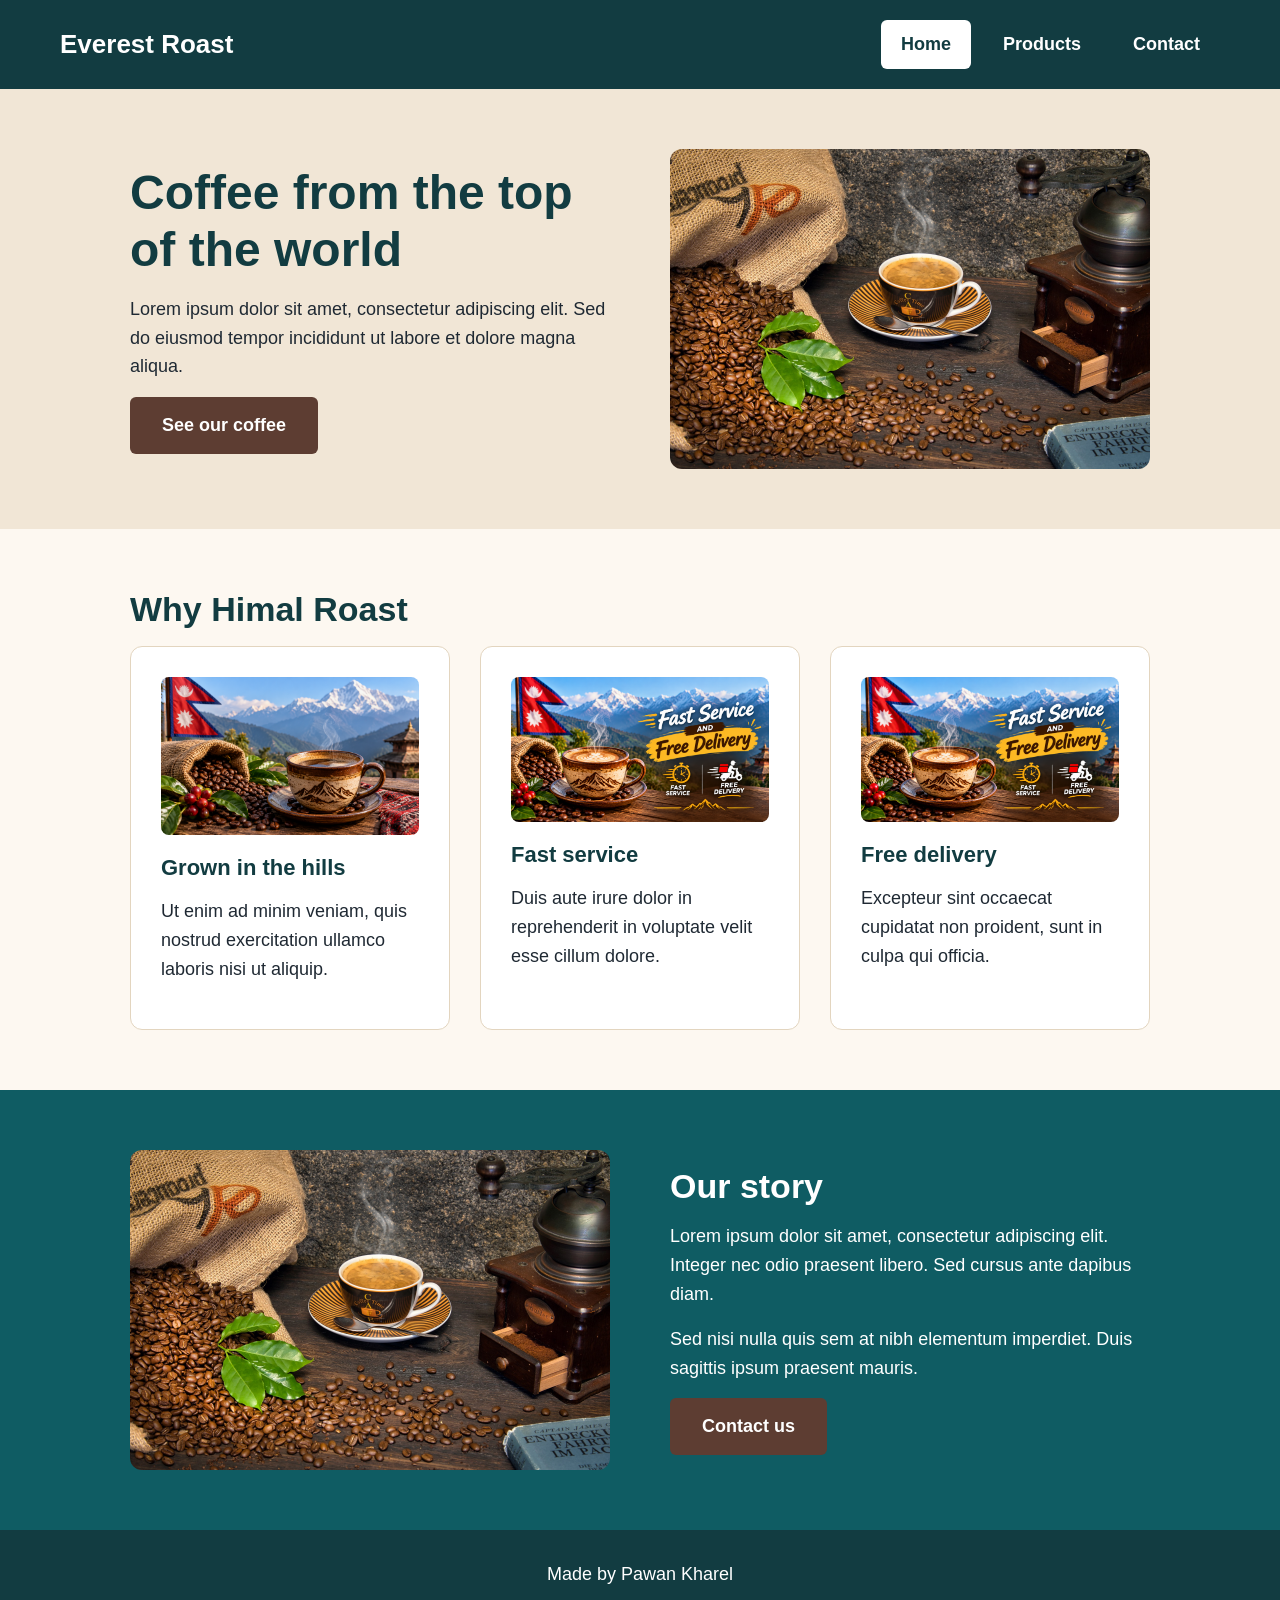
<file: index.html>
<!DOCTYPE html>
<html lang="en">
<head>
  <meta charset="UTF-8">
  <meta name="viewport" content="width=device-width, initial-scale=1">
  <meta name="description" content="Coffee from all way up the Himalayas.">
  <title>Everest Roast</title>
  <link rel="stylesheet" href="css/style.css">
</head>
<body>
  <header class="site-header">
    <a class="logo" href="index.html">Everest Roast</a>
    <nav class="site-nav" aria-label="Main">
      <ul>
        <li><a href="index.html" aria-current="page">Home</a></li>
        <li><a href="products.html">Products</a></li>
        <li><a href="contact.html">Contact</a></li>
      </ul>
    </nav>
  </header>

  <main>
    <section class="hero">
      <div class="container">
        <div class="hero-text">
          <h1>Coffee from the top of the world</h1>
          <p>Lorem ipsum dolor sit amet, consectetur adipiscing elit. Sed do eiusmod tempor incididunt ut labore et dolore magna aliqua.</p>
          <a class="button" href="products.html">See our coffee</a>
        </div>
        <div class="hero-image">
          <img src="img/coffee.png" width="800" height="560" alt="coffee logo">
        </div>
      </div>
    </section>

    <section>
      <div class="container">
        <h2>Why Himal Roast</h2>
        <div class="cards">
          <article class="card">
            <img src="img/ancpchour.png" width="360" height="220" alt="Ancpchour coffee">
            <h3>Grown in the hills</h3>
            <p>Ut enim ad minim veniam, quis nostrud exercitation ullamco laboris nisi ut aliquip.</p>
          </article>
          <article class="card">
            <img src="img/service.png" width="360" height="220" alt="a fast service">
            <h3>Fast service</h3>
            <p>Duis aute irure dolor in reprehenderit in voluptate velit esse cillum dolore.</p>
          </article>
          <article class="card">
            <img src="img/service.png" width="360" height="220" alt="A delivery">
            <h3>Free delivery</h3>
            <p>Excepteur sint occaecat cupidatat non proident, sunt in culpa qui officia.</p>
          </article>
        </div>
      </div>
    </section>

    <section class="band">
      <div class="container split">
        <div>
          <img src="img/coffee.png" width="700" height="500" alt="A bright room with several plants by a window">
        </div>
        <div>
          <h2>Our story</h2>
          <p>Lorem ipsum dolor sit amet, consectetur adipiscing elit. Integer nec odio praesent libero. Sed cursus ante dapibus diam.</p>
          <p>Sed nisi nulla quis sem at nibh elementum imperdiet. Duis sagittis ipsum praesent mauris.</p>
          <a class="button" href="contact.html">Contact us</a>
        </div>
      </div>
    </section>
  </main>

  <footer class="site-footer">
    <p>Made by Pawan Kharel</p>
  </footer>
</body>
</html>
</file>
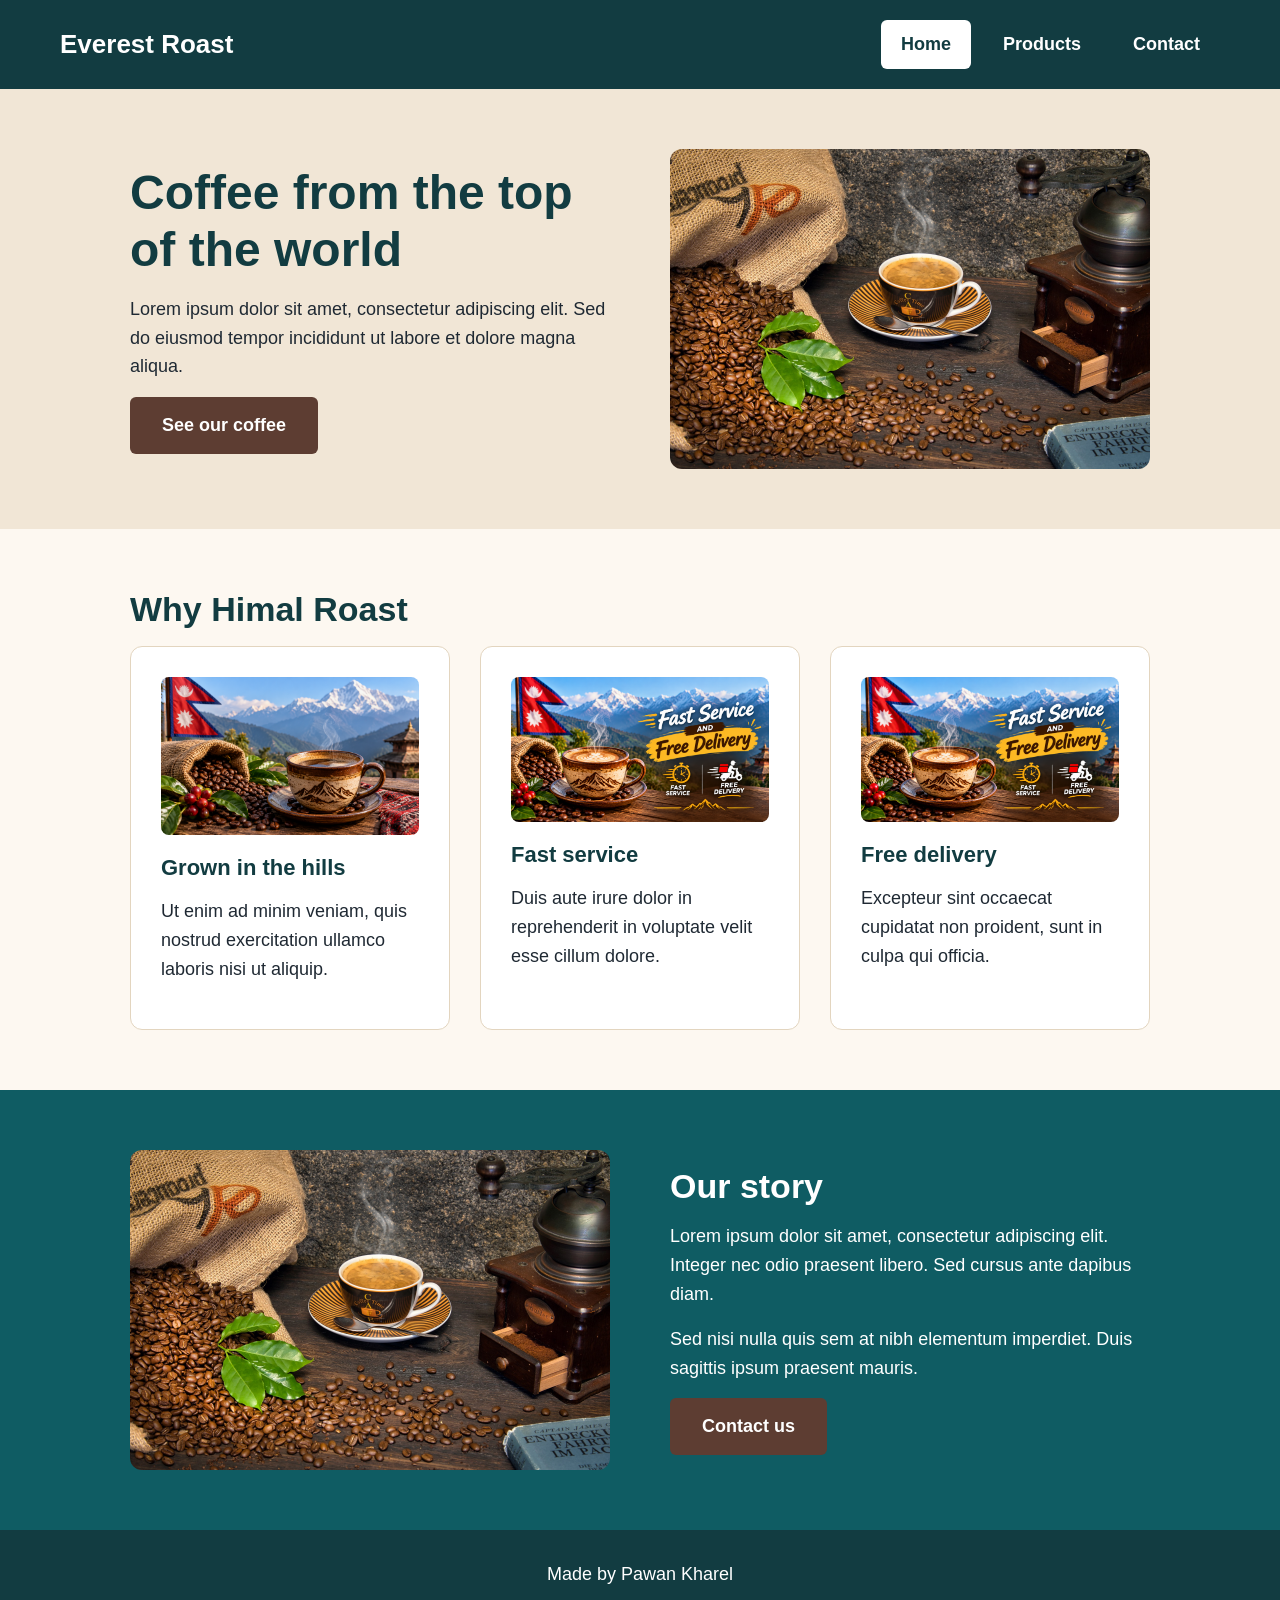
<file: Pages/index.html>
<!DOCTYPE html>
<html lang="en">
<head>
  <meta charset="UTF-8">
  <meta name="viewport" content="width=device-width, initial-scale=1">
  <meta name="description" content="Coffee from all way up the Himalayas.">
  <title>Everest Roast</title>
  <link rel="stylesheet" href="/css/style.css">
</head>
<body>
  <header class="site-header">
    <a class="logo" href="index.html">Everest Roast</a>
    <nav class="site-nav" aria-label="Main">
      <ul>
        <li><a href="index.html" aria-current="page">Home</a></li>
        <li><a href="products.html">Products</a></li>
        <li><a href="contact.html">Contact</a></li>
      </ul>
    </nav>
  </header>

  <main>
    <section class="hero">
      <div class="container">
        <div class="hero-text">
          <h1>Coffee from the top of the world</h1>
          <p>Lorem ipsum dolor sit amet, consectetur adipiscing elit. Sed do eiusmod tempor incididunt ut labore et dolore magna aliqua.</p>
          <a class="button" href="products.html">See our coffee</a>
        </div>
        <div class="hero-image">
          <img src="/img/coffee.png" width="800" height="560" alt="coffee logo">
        </div>
      </div>
    </section>

    <section>
      <div class="container">
        <h2>Why Himal Roast</h2>
        <div class="cards">
          <article class="card">
            <img src="/img/ancpchour.png" width="360" height="220" alt="Ancpchour coffee">
            <h3>Grown in the hills</h3>
            <p>Ut enim ad minim veniam, quis nostrud exercitation ullamco laboris nisi ut aliquip.</p>
          </article>
          <article class="card">
            <img src="/img/service.png" width="360" height="220" alt="a fast service">
            <h3>Fast service</h3>
            <p>Duis aute irure dolor in reprehenderit in voluptate velit esse cillum dolore.</p>
          </article>
          <article class="card">
            <img src="/img/service.png" width="360" height="220" alt="A delivery">
            <h3>Free delivery</h3>
            <p>Excepteur sint occaecat cupidatat non proident, sunt in culpa qui officia.</p>
          </article>
        </div>
      </div>
    </section>

    <section class="band">
      <div class="container split">
        <div>
          <img src="/img/coffee.png" width="700" height="500" alt="A bright room with several plants by a window">
        </div>
        <div>
          <h2>Our story</h2>
          <p>Lorem ipsum dolor sit amet, consectetur adipiscing elit. Integer nec odio praesent libero. Sed cursus ante dapibus diam.</p>
          <p>Sed nisi nulla quis sem at nibh elementum imperdiet. Duis sagittis ipsum praesent mauris.</p>
          <a class="button" href="contact.html">Contact us</a>
        </div>
      </div>
    </section>
  </main>

  <footer class="site-footer">
    <p>Made by Pawan Kharel</p>
  </footer>
</body>
</html>
</file>
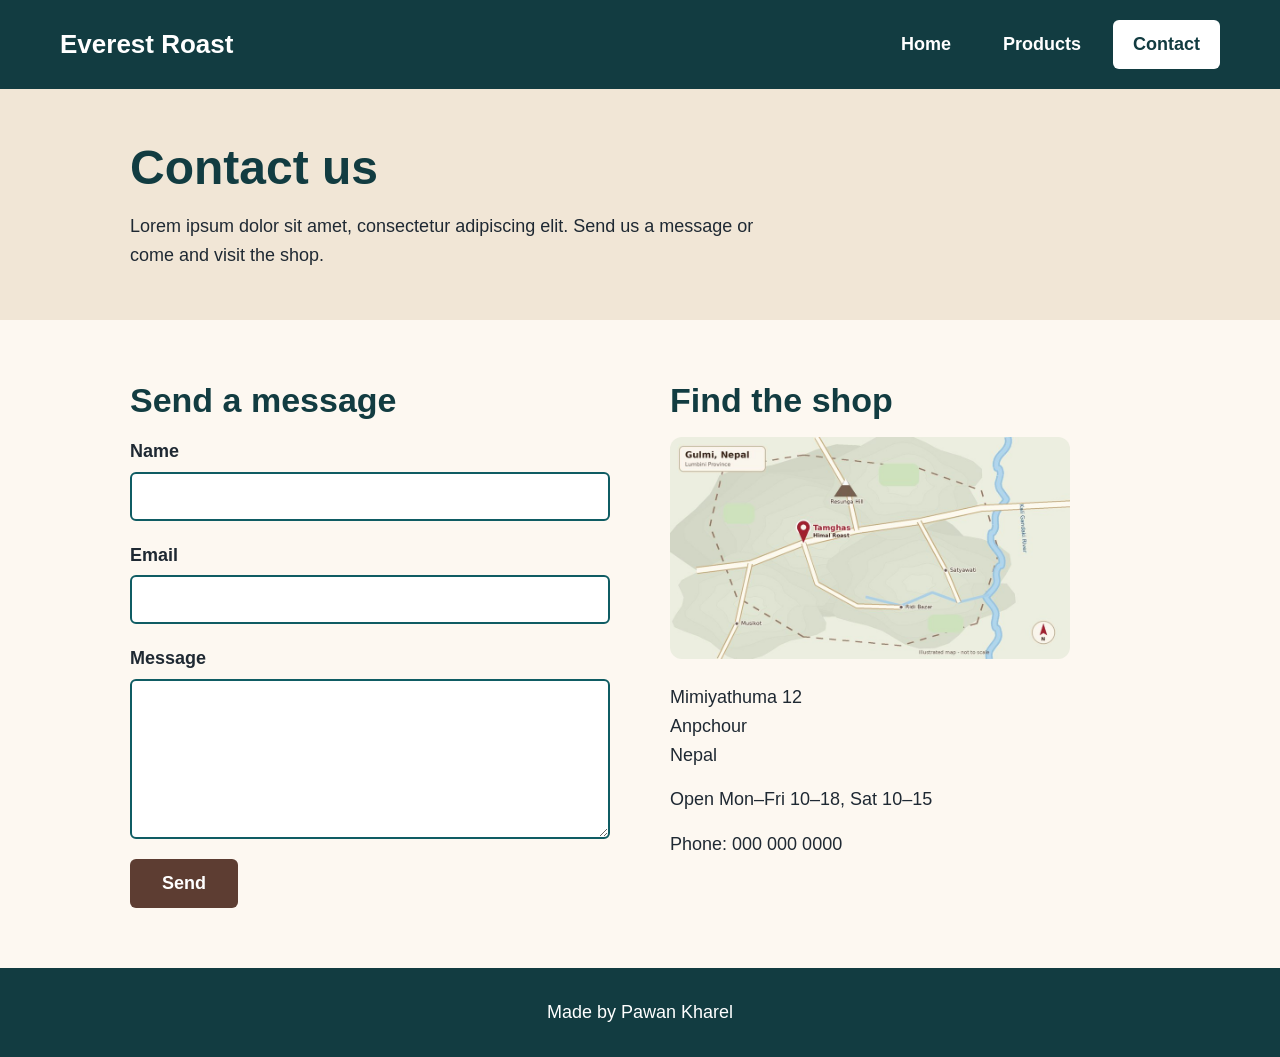
<file: contact.html>
<!DOCTYPE html>
<html lang="en">
<head>
  <meta charset="UTF-8">
  <meta name="viewport" content="width=device-width, initial-scale=1">
  <meta name="description" content="Coffee from all way up the Himalayas.">
  <title>Everest Roast</title>
  <link rel="stylesheet" href="css/style.css">
</head>
<body>
  <header class="site-header">
    <a class="logo" href="index.html">Everest Roast</a>
    <nav class="site-nav" aria-label="Main">
      <ul>
        <li><a href="index.html">Home</a></li>
        <li><a href="products.html">Products</a></li>
        <li><a href="contact.html" aria-current="page">Contact</a></li>
      </ul>
    </nav>
  </header>

  <main>
    <section class="page-title">
      <div class="container">
        <h1>Contact us</h1>
        <p>Lorem ipsum dolor sit amet, consectetur adipiscing elit. Send us a message or come and visit the shop.</p>
      </div>
    </section>

    <section>
      <div class="container contact-layout">
        <div class="contact-form">
          <h2>Send a message</h2>
          <form action="#" method="post">
            <label for="name">Name</label>
            <input type="text" id="name" name="name" autocomplete="name">

            <label for="email">Email</label>
            <input type="email" id="email" name="email" autocomplete="email">

            <label for="message">Message</label>
            <textarea id="message" name="message"></textarea>

            <button class="button" type="submit">Send</button>
          </form>
        </div>

        <div class="contact-info">
          <h2>Find the shop</h2>
          <img src="img/location.png" width="400" height="420" alt="Map showing the shop location">
          <p>Mimiyathuma  12<br> Anpchour<br>Nepal</p>
          <p>Open Mon–Fri 10–18, Sat 10–15</p>
          <p>Phone: 000 000 0000</p>
        </div>
      </div>
    </section>
  </main>

  <footer class="site-footer">
    <p>Made by Pawan Kharel</p>
  </footer>
</body>
</html>
</file>
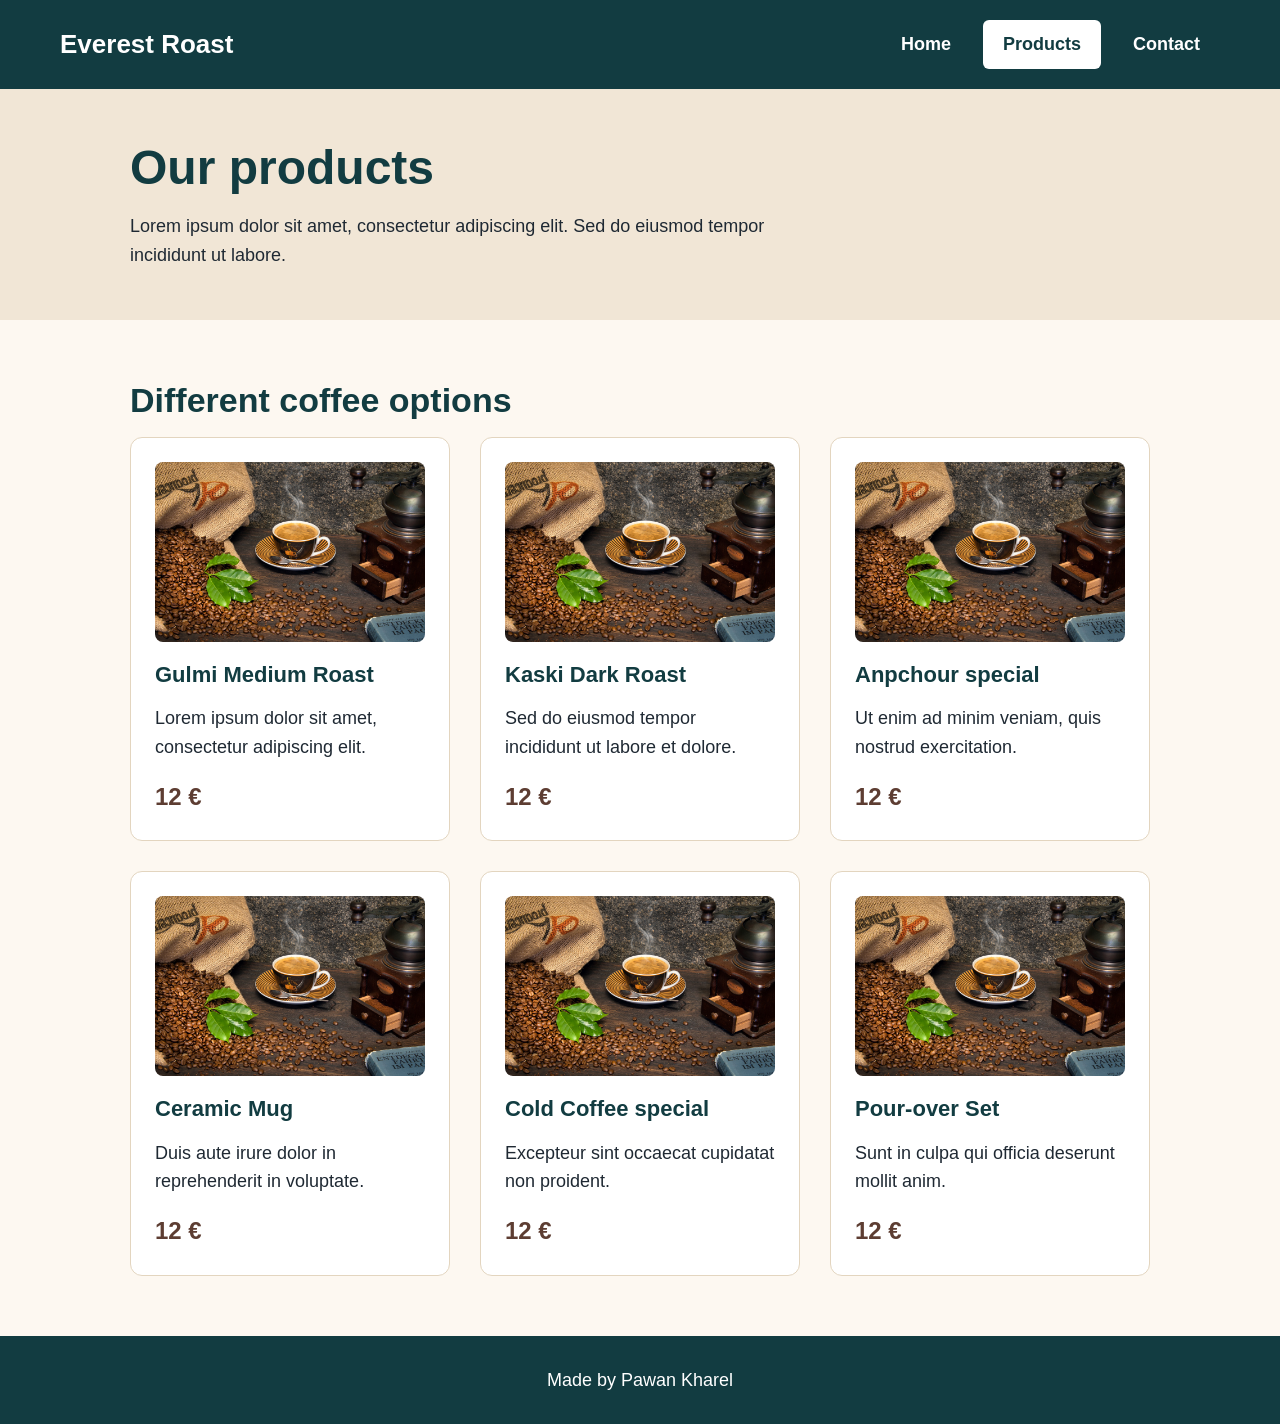
<file: products.html>
<!DOCTYPE html>
<html lang="en">
<head>
  <meta charset="UTF-8">
  <meta name="viewport" content="width=device-width, initial-scale=1">
  <meta name="description" content="Coffee from all way up the Himalayas.">
  <title>Everest Roast</title>
  <link rel="stylesheet" href="css/style.css">
</head>
<body>
  <header class="site-header">
    <a class="logo" href="index.html">Everest Roast</a>
    <nav class="site-nav" aria-label="Main">
      <ul>
        <li><a href="index.html">Home</a></li>
        <li><a href="products.html" aria-current="page">Products</a></li>
        <li><a href="contact.html">Contact</a></li>
      </ul>
    </nav>
  </header>

  <main>
    <section class="page-title">
      <div class="container">
        <h1>Our products</h1>
        <p>Lorem ipsum dolor sit amet, consectetur adipiscing elit. Sed do eiusmod tempor incididunt ut labore.</p>
      </div>
    </section>

    <section>
      <div class="container">
        <h2>Different coffee options</h2>
        <div class="product-grid">
          <article class="product">
            <img src="img/coffee.png" width="400" height="300" alt="Coffee">
            <h3>Gulmi Medium Roast</h3>
            <p>Lorem ipsum dolor sit amet, consectetur adipiscing elit.</p>
            <span class="price">12 €</span>
          </article>
          <article class="product">
            <img src="img/coffee.png" width="400" height="300" alt="Coffee">
            <h3>Kaski Dark Roast</h3>
            <p>Sed do eiusmod tempor incididunt ut labore et dolore.</p>
            <span class="price">12 €</span>
          </article>
          <article class="product">
            <img src="img/coffee.png" width="400" height="300" alt="coffee">
            <h3>Anpchour special</h3>
            <p>Ut enim ad minim veniam, quis nostrud exercitation.</p>
            <span class="price">12 €</span>
          </article>
          <article class="product">
            <img src="img/coffee.png" width="400" height="300" alt="Coffee">
            <h3>Ceramic Mug</h3>
            <p>Duis aute irure dolor in reprehenderit in voluptate.</p>
            <span class="price">12 €</span>
          </article>
          <article class="product">
            <img src="img/coffee.png" width="400" height="300" alt="Coffee">
            <h3>Cold Coffee special</h3>
            <p>Excepteur sint occaecat cupidatat non proident.</p>
            <span class="price">12 €</span>
          </article>
          <article class="product">
            <img src="img/coffee.png" width="400" height="300" alt="Leafy">
            <h3>Pour-over Set</h3>
            <p>Sunt in culpa qui officia deserunt mollit anim.</p>
            <span class="price">12 €</span>
          </article>
        </div>
      </div>
    </section>
  </main>

  <footer class="site-footer">
    <p>Made by Pawan Kharel</p>
  </footer>
</body>
</html>
</file>
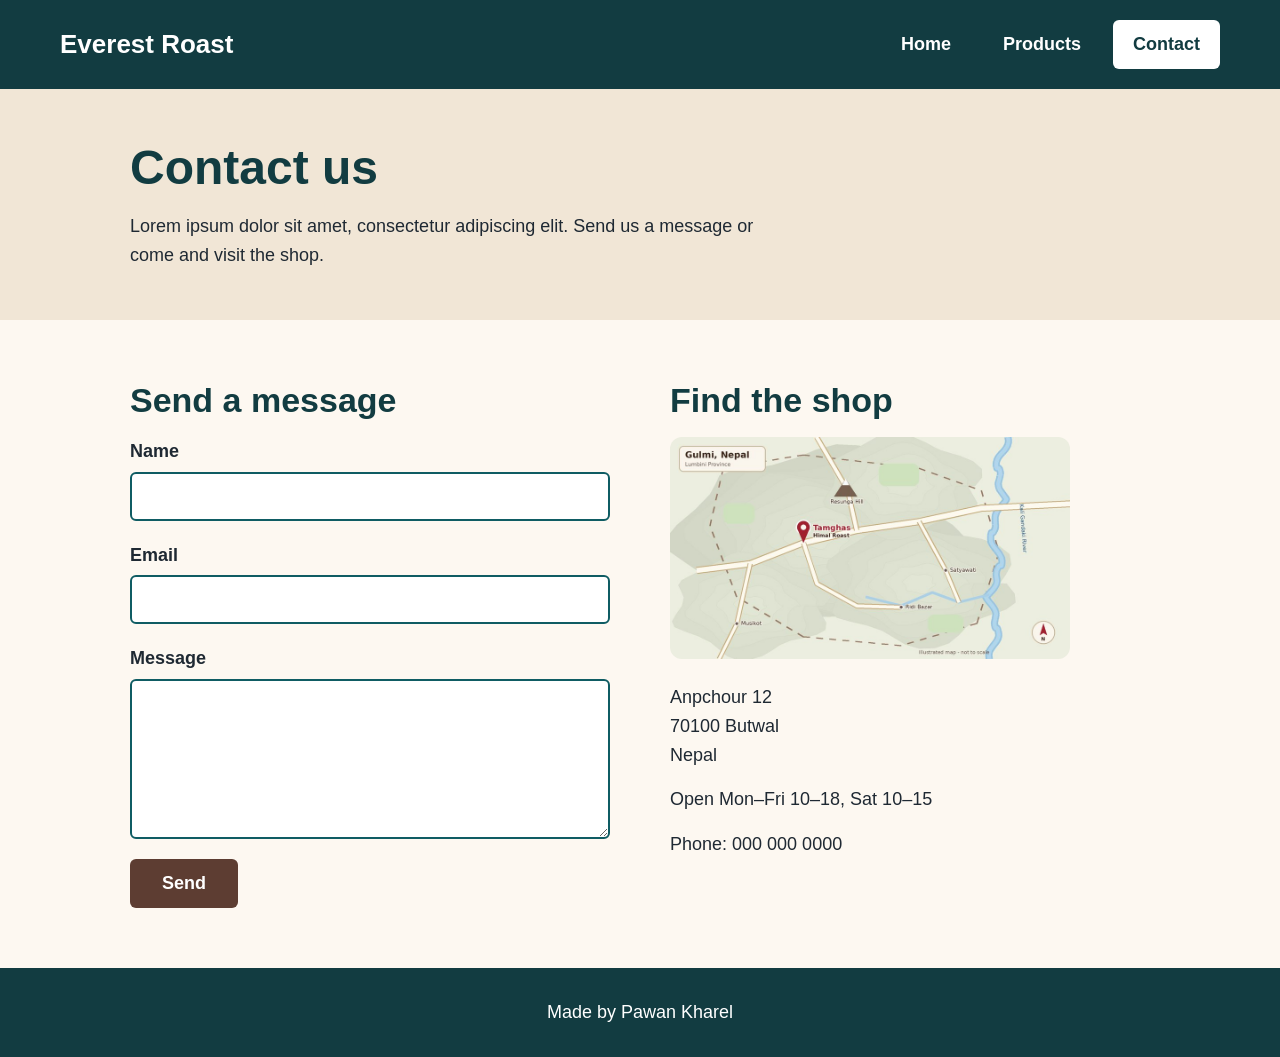
<file: Pages/contact.html>
<!DOCTYPE html>
<html lang="en">
<head>
  <meta charset="UTF-8">
  <meta name="viewport" content="width=device-width, initial-scale=1">
  <meta name="description" content="Coffee from all way up the Himalayas.">
  <title>Everest Roast</title>
  <link rel="stylesheet" href="/css/style.css">
</head>
<body>
  <header class="site-header">
    <a class="logo" href="index.html">Everest Roast</a>
    <nav class="site-nav" aria-label="Main">
      <ul>
        <li><a href="index.html">Home</a></li>
        <li><a href="products.html">Products</a></li>
        <li><a href="contact.html" aria-current="page">Contact</a></li>
      </ul>
    </nav>
  </header>

  <main>
    <section class="page-title">
      <div class="container">
        <h1>Contact us</h1>
        <p>Lorem ipsum dolor sit amet, consectetur adipiscing elit. Send us a message or come and visit the shop.</p>
      </div>
    </section>

    <section>
      <div class="container contact-layout">
        <div class="contact-form">
          <h2>Send a message</h2>
          <form action="#" method="post">
            <label for="name">Name</label>
            <input type="text" id="name" name="name" autocomplete="name">

            <label for="email">Email</label>
            <input type="email" id="email" name="email" autocomplete="email">

            <label for="message">Message</label>
            <textarea id="message" name="message"></textarea>

            <button class="button" type="submit">Send</button>
          </form>
        </div>

        <div class="contact-info">
          <h2>Find the shop</h2>
          <img src="/img/location.png" width="400" height="420" alt="Map showing the shop location">
          <p>Anpchour 12<br>70100 Butwal<br>Nepal</p>
          <p>Open Mon–Fri 10–18, Sat 10–15</p>
          <p>Phone: 000 000 0000</p>
        </div>
      </div>
    </section>
  </main>

  <footer class="site-footer">
    <p>Made by Pawan Kharel</p>
  </footer>
</body>
</html>
</file>
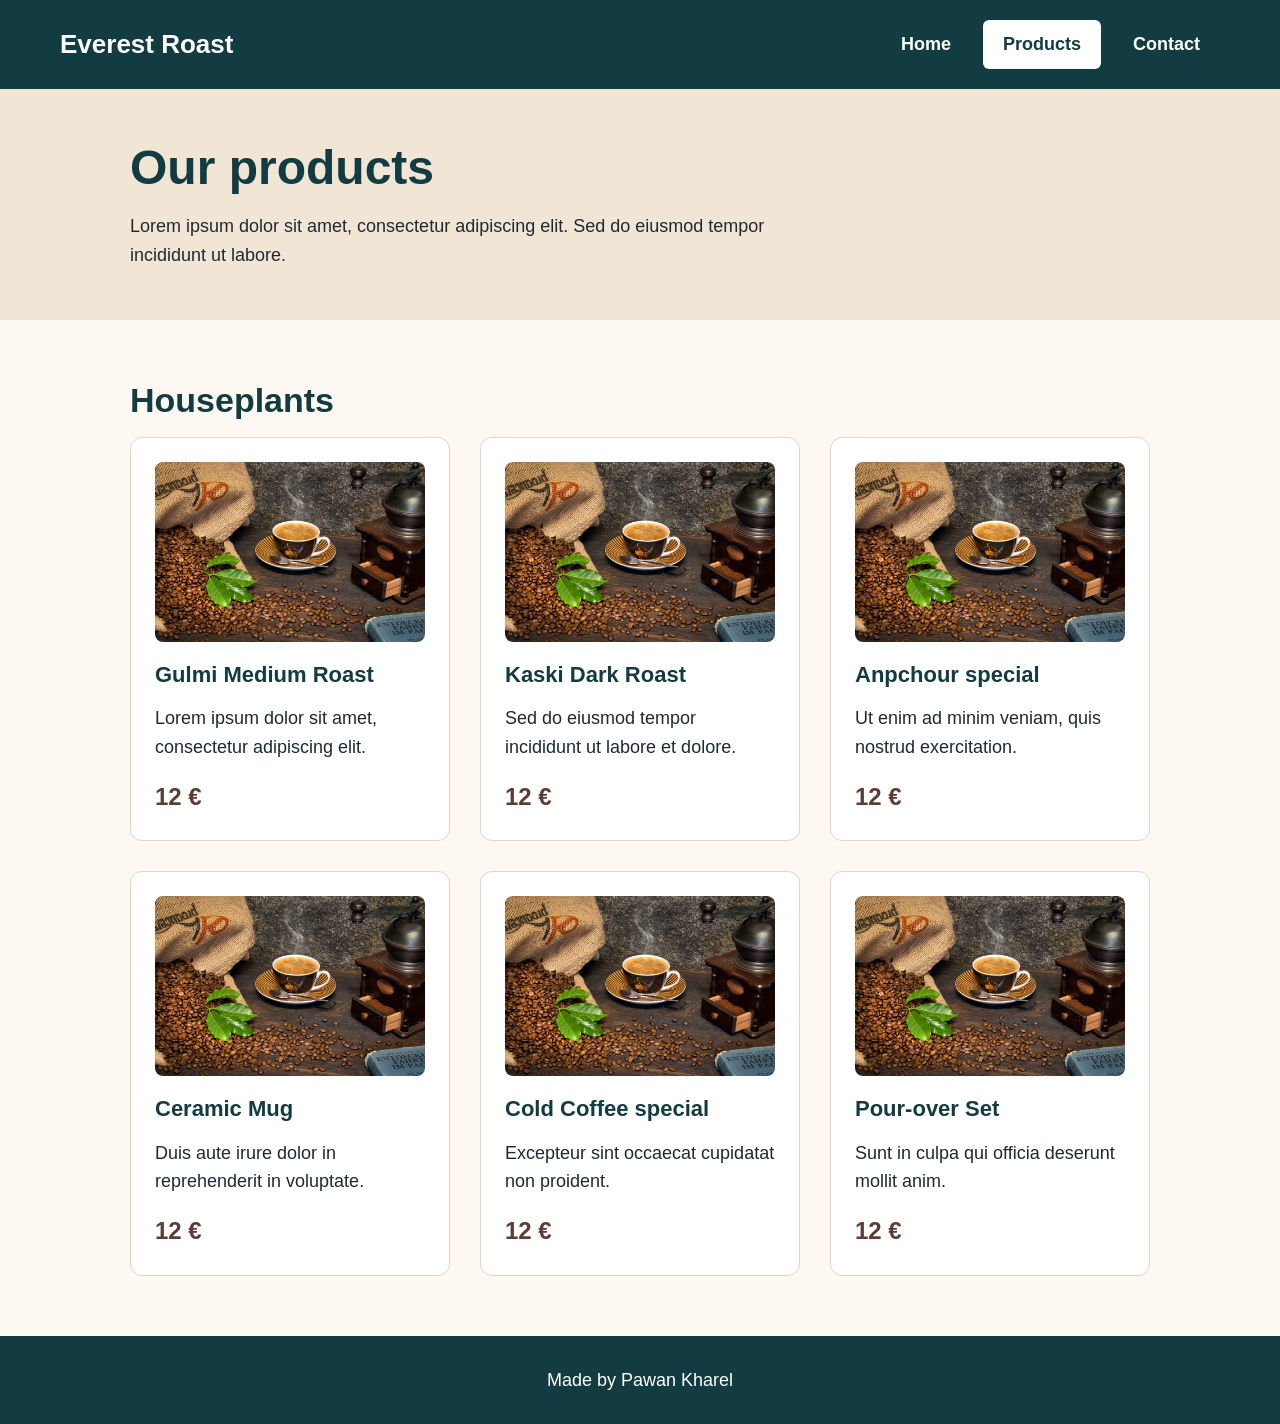
<file: Pages/products.html>
<!DOCTYPE html>
<html lang="en">
<head>
  <meta charset="UTF-8">
  <meta name="viewport" content="width=device-width, initial-scale=1">
  <meta name="description" content="Coffee from all way up the Himalayas.">
  <title>Everest Roast</title>
  <link rel="stylesheet" href="/css/style.css">
</head>
<body>
  <header class="site-header">
    <a class="logo" href="index.html">Everest Roast</a>
    <nav class="site-nav" aria-label="Main">
      <ul>
        <li><a href="index.html">Home</a></li>
        <li><a href="products.html" aria-current="page">Products</a></li>
        <li><a href="contact.html">Contact</a></li>
      </ul>
    </nav>
  </header>

  <main>
    <section class="page-title">
      <div class="container">
        <h1>Our products</h1>
        <p>Lorem ipsum dolor sit amet, consectetur adipiscing elit. Sed do eiusmod tempor incididunt ut labore.</p>
      </div>
    </section>

    <section>
      <div class="container">
        <h2>Houseplants</h2>
        <div class="product-grid">
          <article class="product">
            <img src="/img/coffee.png" width="400" height="300" alt="Coffee">
            <h3>Gulmi Medium Roast</h3>
            <p>Lorem ipsum dolor sit amet, consectetur adipiscing elit.</p>
            <span class="price">12 €</span>
          </article>
          <article class="product">
            <img src="/img/coffee.png" width="400" height="300" alt="Coffee">
            <h3>Kaski Dark Roast</h3>
            <p>Sed do eiusmod tempor incididunt ut labore et dolore.</p>
            <span class="price">12 €</span>
          </article>
          <article class="product">
            <img src="/img/coffee.png" width="400" height="300" alt="coffee">
            <h3>Anpchour special</h3>
            <p>Ut enim ad minim veniam, quis nostrud exercitation.</p>
            <span class="price">12 €</span>
          </article>
          <article class="product">
            <img src="/img/coffee.png" width="400" height="300" alt="Coffee">
            <h3>Ceramic Mug</h3>
            <p>Duis aute irure dolor in reprehenderit in voluptate.</p>
            <span class="price">12 €</span>
          </article>
          <article class="product">
            <img src="/img/coffee.png" width="400" height="300" alt="Coffee">
            <h3>Cold Coffee special</h3>
            <p>Excepteur sint occaecat cupidatat non proident.</p>
            <span class="price">12 €</span>
          </article>
          <article class="product">
            <img src="/img/coffee.png" width="400" height="300" alt="Leafy">
            <h3>Pour-over Set</h3>
            <p>Sunt in culpa qui officia deserunt mollit anim.</p>
            <span class="price">12 €</span>
          </article>
        </div>
      </div>
    </section>
  </main>

  <footer class="site-footer">
    <p>Made by Pawan Kharel</p>
  </footer>
</body>
</html>
</file>
<file: css/style.css>
:root {
  --cream: #fdf8f1;
  --sand: #f1e6d6;
  --ink: #1f2933;
  --teal: #0f5c63;
  --teal-dark: #123c41;
  --clay: #5d3d32;
  --white: #ffffff;
}

* {
  box-sizing: border-box;
}

body {
  margin: 0;
  font-family: "Nunito Sans", Arial, sans-serif;
  font-size: 18px;
  line-height: 1.6;
  color: var(--ink);
  background-color: var(--cream);
}

h1,
h2,
h3 {
  line-height: 1.2;
  margin: 0 0 16px;
  color: var(--teal-dark);
}

h1 {
  font-size: 48px;
}

h2 {
  font-size: 34px;
}

h3 {
  font-size: 22px;
}

p {
  margin: 0 0 16px;
}

a {
  color: var(--teal);
}

img {
  display: block;
  max-width: 100%;
  height: auto;
}

/* Header and navigation */
.site-header {
  background-color: var(--teal-dark);
  padding: 20px 60px;
  display: flex;
  justify-content: space-between;
  align-items: center;
}

.logo {
  display: flex;
  align-items: center;
  gap: 12px;
  color: var(--white);
  font-size: 26px;
  font-weight: 700;
  text-decoration: none;
}

.site-nav ul {
  list-style: none;
  margin: 0;
  padding: 0;
  display: flex;
  gap: 12px;
}

.site-nav a {
  display: block;
  padding: 10px 20px;
  border-radius: 6px;
  color: var(--white);
  text-decoration: none;
  font-weight: 700;
}

.site-nav a:hover,
.site-nav a[aria-current="page"] {
  background-color: var(--white);
  color: var(--teal-dark);
}

/* Layout helpers */
.container {
  max-width: 1100px;
  margin: 0 auto;
  padding: 60px 40px;
}

.button {
  display: inline-block;
  padding: 14px 32px;
  border: 0;
  border-radius: 6px;
  background-color: var(--clay);
  color: var(--white);
  font-family: inherit;
  font-size: 18px;
  font-weight: 700;
  text-decoration: none;
  cursor: pointer;
}

.button:hover {
  background-color: var(--teal-dark);
}

/* Hero */
.hero {
  background-color: var(--sand);
}

.hero .container {
  display: flex;
  align-items: center;
  gap: 60px;
}

.hero-text {
  flex: 1;
}

.hero-image {
  flex: 1;
}

.hero-image img {
  border-radius: 12px;
}

/* Feature cards */
.cards {
  display: grid;
  grid-template-columns: repeat(3, 1fr);
  gap: 30px;
}

.card {
  background-color: var(--white);
  border: 1px solid #e3d5bf;
  border-radius: 12px;
  padding: 30px;
}

.card img {
  margin-bottom: 20px;
  border-radius: 8px;
}

/* About split */
.split {
  display: flex;
  align-items: center;
  gap: 60px;
}

.split > div {
  flex: 1;
}

.split img {
  border-radius: 12px;
}

.band {
  background-color: var(--teal);
  color: var(--white);
}

.band h2 {
  color: var(--white);
}

.band a {
  color: var(--white);
}

/* Products */
.page-title {
  background-color: var(--sand);
}

.page-title .container {
  padding-top: 50px;
  padding-bottom: 50px;
}

.page-title p {
  margin-bottom: 0;
  max-width: 640px;
}

.product-grid {
  display: grid;
  grid-template-columns: repeat(3, 1fr);
  gap: 30px;
}

.product {
  background-color: var(--white);
  border: 1px solid #e3d5bf;
  border-radius: 12px;
  padding: 24px;
  display: flex;
  flex-direction: column;
}

.product img {
  margin-bottom: 20px;
  border-radius: 8px;
}

.price {
  margin-top: auto;
  font-size: 24px;
  font-weight: 700;
  color: var(--clay);
  display: block;
}

/* Contact */
.contact-layout {
  display: flex;
  gap: 60px;
}

.contact-form {
  flex: 1;
}

.contact-info {
  flex: 1;
}

.contact-info img {
  margin-bottom: 24px;
  border-radius: 12px;
}

label {
  display: block;
  margin-bottom: 6px;
  font-weight: 700;
}

input,
textarea {
  display: block;
  width: 100%;
  margin-bottom: 20px;
  padding: 12px 14px;
  border: 2px solid var(--teal);
  border-radius: 6px;
  background-color: var(--white);
  color: var(--ink);
  font-family: inherit;
  font-size: 18px;
}

textarea {
  min-height: 160px;
  resize: vertical;
}

/* Footer */
.site-footer {
  background-color: var(--teal-dark);
  color: var(--white);
  padding: 30px 60px;
  text-align: center;
}

.site-footer p {
  margin: 0;
}

/*Media view for mobile*/

@media(max-width: 600px){
  body {
    font-size: 16px
  }
  h1 {
    font-size:36px
  }
  h2{
    font-size: 26px
  }
  h3{
    font-size:20px
  }
  .site-header{
    flex-direction:column;
    gap:16px;
    padding: 20px;
  }
  .site-nav ul {
    flex-wrap: wrap;
    justify-content:center;
    gap:4px;
  }
  .site-nav a{
    padding: 8px 10px;
  }
  .container{
    width: 100%;
    max-width: 100%;
    padding:30px 20px;
  }
  .hero .container,
  .split,
  .contact-layout{
    flex-direction: column;
  }
  .cards,
  .product-grid{
    grid-template-columns: 1fr
  }
  .button{
    padding: 12px 24px;
   
  }
  .site-footer{
    padding: 24px 20px
  }

}
</file>
